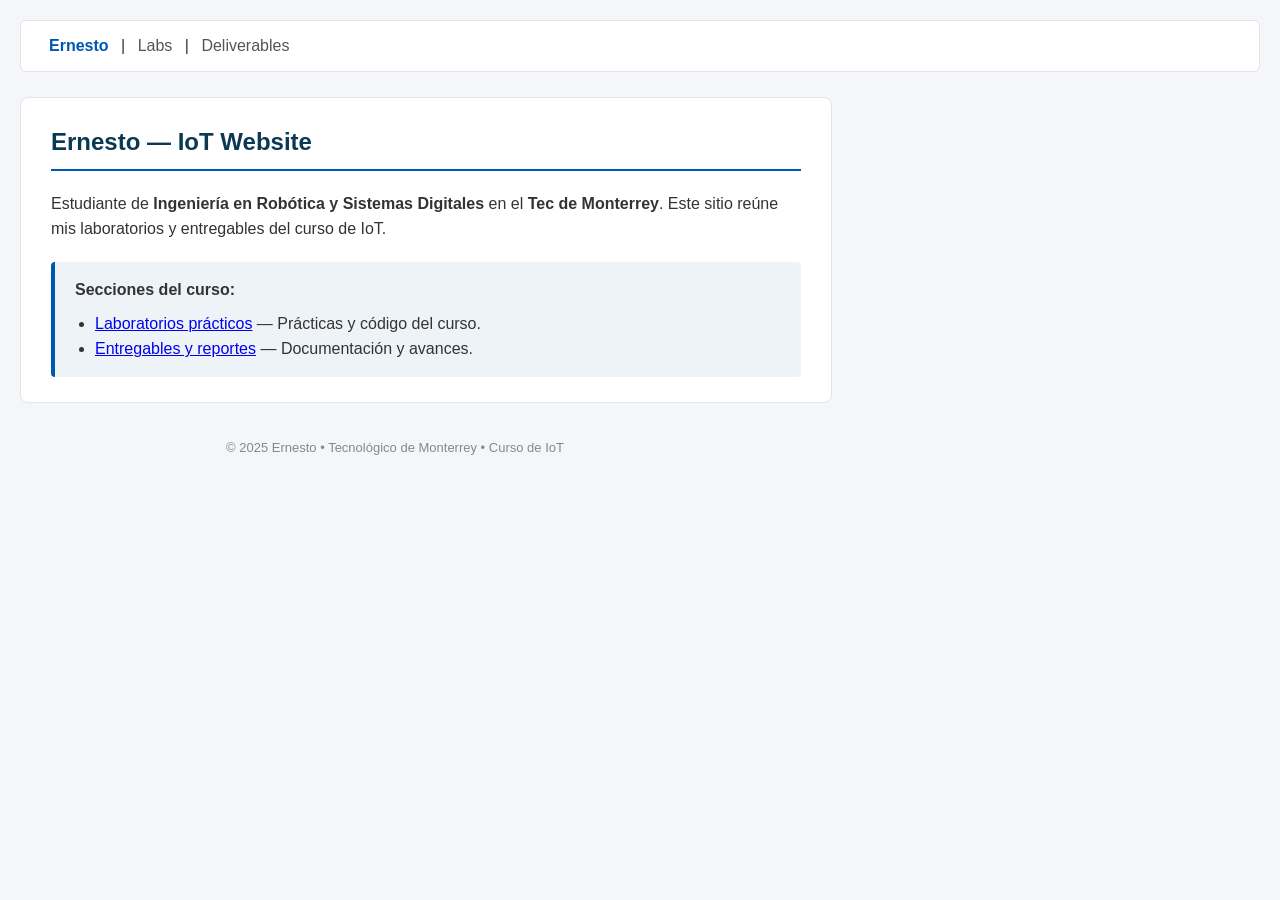
<file: index.html>
<!DOCTYPE html>
<html lang="es">
<head>
    <meta charset="UTF-8">
    <meta name="viewport" content="width=device-width, initial-scale=1.0">
    <title>Ernesto — IoT Website</title>
    <link rel="stylesheet" href="style.css">
</head>
<body>

    <nav>
        <a href="index.html" class="active">Ernesto</a> |
        <a href="Labs.html">Labs</a> |
        <a href="Deliverables/index.html">Deliverables</a>
    </nav>

    <section>
        <h2>Ernesto — IoT Website</h2>
        <p>
            Estudiante de <strong>Ingeniería en Robótica y Sistemas Digitales</strong> en el <strong>Tec de Monterrey</strong>. Este sitio reúne mis laboratorios y entregables del curso de IoT.
        </p>

        <div class="info-box">
            <h3>Secciones del curso:</h3>
            <ul>
                <li><a href="Labs.html">Laboratorios prácticos</a> — Prácticas y código del curso.</li>
                <li><a href="Deliverables/index.html">Entregables y reportes</a> — Documentación y avances.</li>
            </ul>
        </div>
    </section>

    <footer>
        <p>© 2025 Ernesto • Tecnológico de Monterrey • Curso de IoT</p>
    </footer>

</body>
</html>
</file>
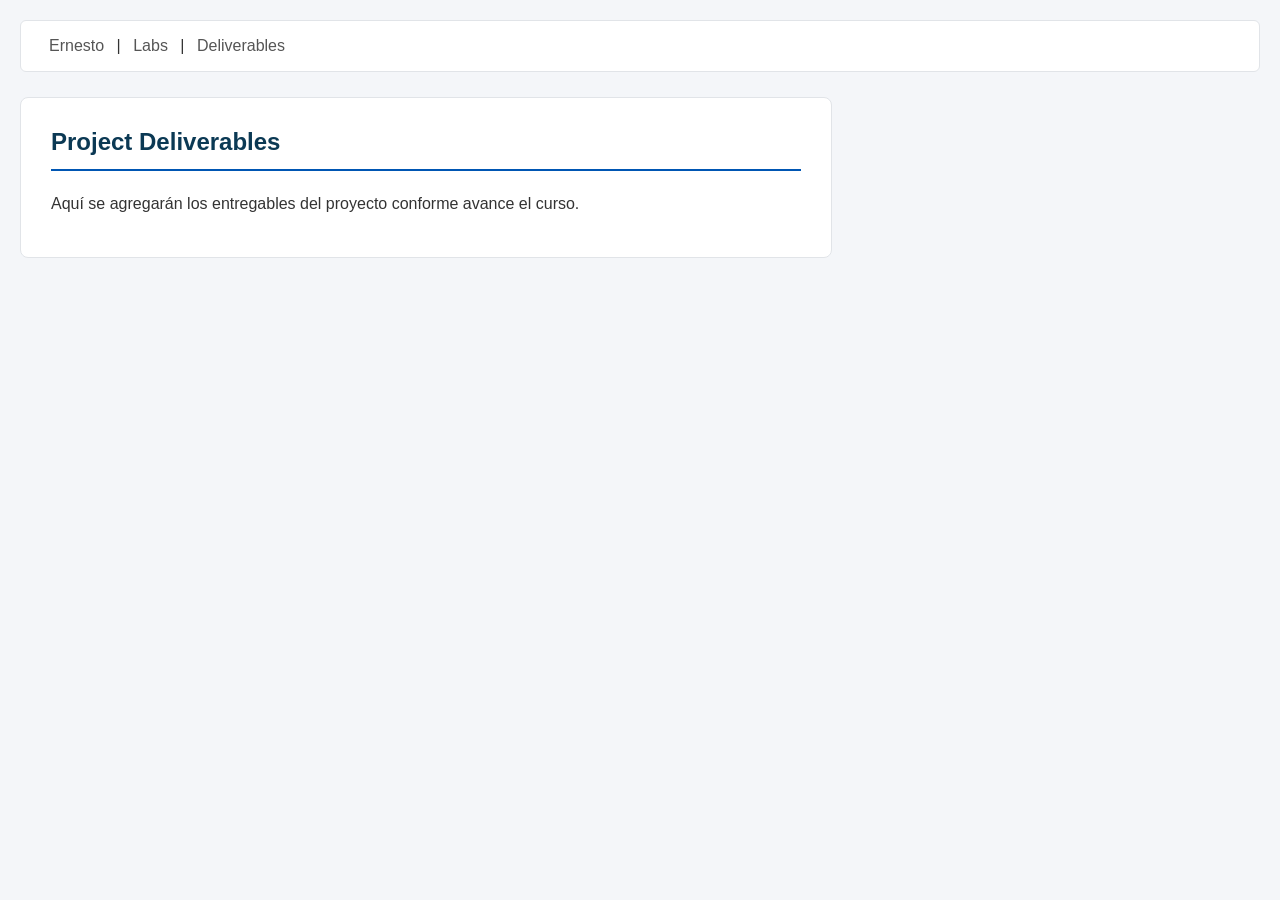
<file: Deliverables/index.html>
<!DOCTYPE html>
<html lang="es">
<head>
    <meta charset="UTF-8">
    <meta name="viewport" content="width=device-width, initial-scale=1.0">
    <title>Project Deliverables</title>
    <link rel="stylesheet" href="../style.css">
</head>
<body>

    <nav>
        <a href="../index.html">Ernesto</a> |
        <a href="../Labs.html">Labs</a> |
        <a href="./index.html">Deliverables</a>
    </nav>

    <section>
        <h2>Project Deliverables</h2>
        <p>Aquí se agregarán los entregables del proyecto conforme avance el curso.</p>
    </section>

</body>
</html>
</file>
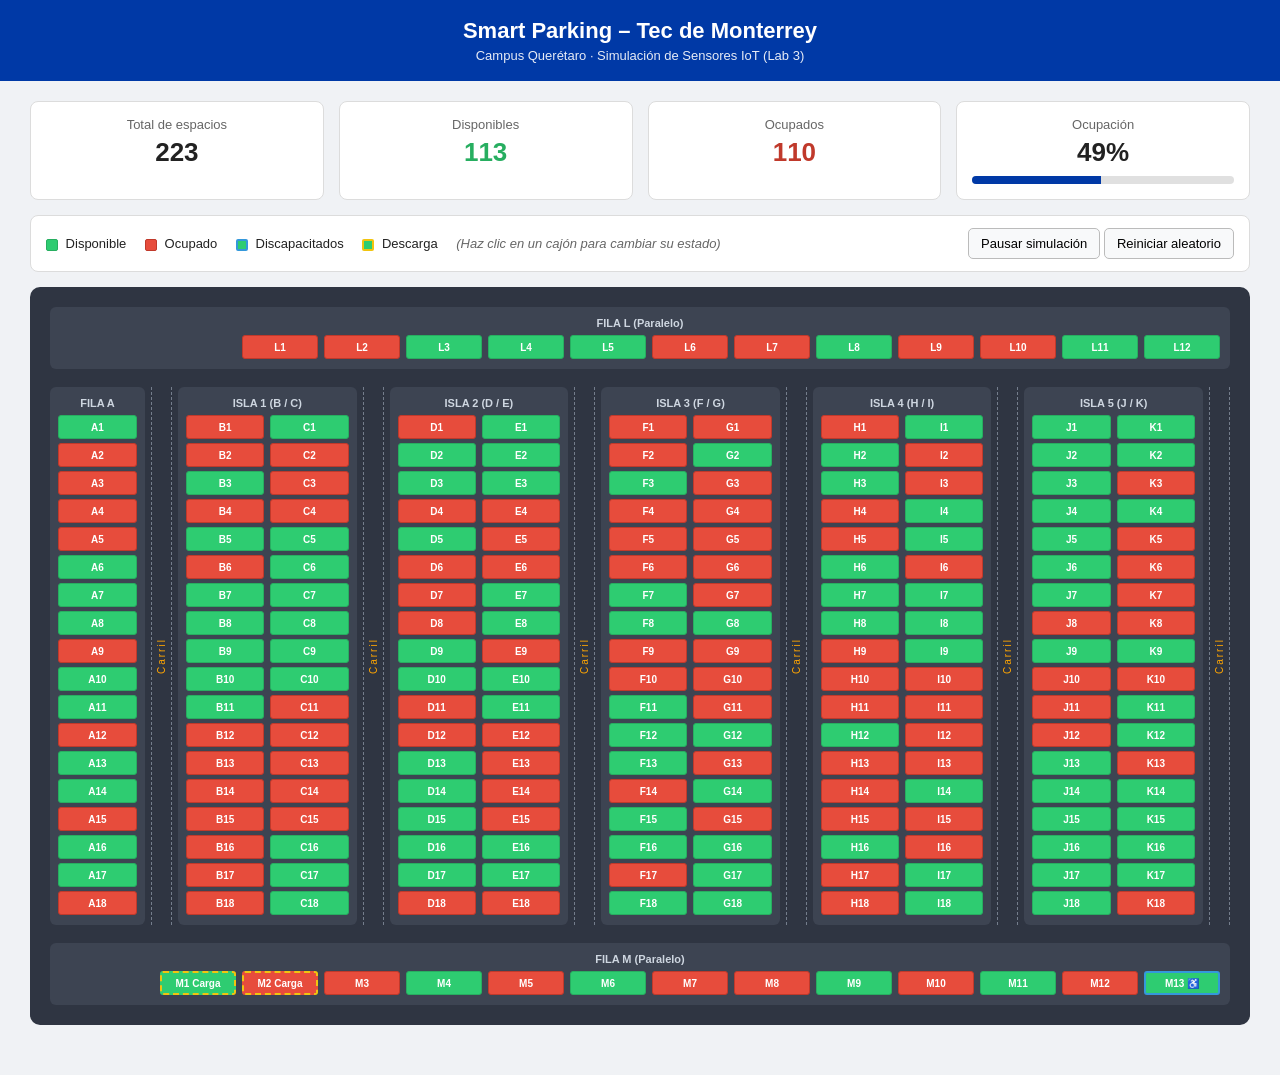
<file: Labs/Lab3/index.html>
<!DOCTYPE html>
<html lang="es">
<head>
    <meta charset="UTF-8">
    <meta name="viewport" content="width=device-width, initial-scale=1.0">
    <title>Smart Parking - Tec de Monterrey</title>
    <link rel="stylesheet" href="styles.css">
</head>
<body>

    <header>
        <h1>Smart Parking – Tec de Monterrey</h1>
        <p>Campus Querétaro · Simulación de Sensores IoT (Lab 3)</p>
    </header>

    <main>
        <!-- Dashboard de control -->
        <section class="dashboard">
            <div class="tarjeta">
                <span>Total de espacios</span>
                <strong id="total">0</strong>
            </div>
            <div class="tarjeta">
                <span>Disponibles</span>
                <strong id="disponibles" class="texto-verde">0</strong>
            </div>
            <div class="tarjeta">
                <span>Ocupados</span>
                <strong id="ocupados" class="texto-rojo">0</strong>
            </div>
            <div class="tarjeta">
                <span>Ocupación</span>
                <strong id="porcentaje">0%</strong>
                <div class="barra-fondo">
                    <div id="barra-progreso"></div>
                </div>
            </div>
        </section>

        <!-- Controles y leyenda -->
        <section class="barra-herramientas">
            <div class="leyenda">
                <span><i class="cuadro libre"></i> Disponible</span>
                <span><i class="cuadro ocupado"></i> Ocupado</span>
                <span><i class="cuadro borde-azul"></i> Discapacitados</span>
                <span><i class="cuadro borde-amarillo"></i> Descarga</span>
                <span class="nota">(Haz clic en un cajón para cambiar su estado)</span>
             </div>
            <div class="botones">
                <button id="btn-pausar" onclick="toggleSimulacion()">Pausar simulación</button>
                <button onclick="reiniciar()">Reiniciar aleatorio</button>
            </div>
        </section>

        <!-- Mapa del estacionamiento (referencia visual Campus Qro) -->
        <section class="contenedor-mapa">
            <div class="estacionamiento">
                
                <!-- Fila superior en paralelo -->
                <div class="seccion-horizontal">
                    <span class="etiqueta-fila">FILA L (Paralelo)</span>
                    <div id="fila-L" class="grid-horizontal"></div>
                </div>

                <!-- Sección central: Fila A + 5 Islas dobles -->
                <div class="seccion-central">
                    <div class="bloque">
                        <span class="etiqueta-fila">FILA A</span>
                        <div id="fila-A" class="columna"></div>
                    </div>

                    <div class="pasillo">Carril</div>

                    <div class="isla">
                        <span class="etiqueta-fila">ISLA 1 (B / C)</span>
                        <div class="doble-columna">
                            <div id="fila-B" class="columna"></div>
                            <div id="fila-C" class="columna"></div>
                        </div>
                    </div>

                    <div class="pasillo">
                     Carril 
                    </div>

                    <div class="isla">
                        <span class="etiqueta-fila">ISLA 2 (D / E)</span>
                        <div class="doble-columna">
                            <div id="fila-D" class="columna"></div>
                            <div id="fila-E" class="columna"></div>
                        </div>
                    </div>

                    <div class="pasillo">Carril</div>

                    <div class="isla">
                        <span class="etiqueta-fila">ISLA 3 (F / G)</span>
                        <div class="doble-columna">
                            <div id="fila-F" class="columna"></div>
                            <div id="fila-G" class="columna"></div>
                        </div>
                    </div>

                    <div class="pasillo">Carril</div>
                        

                    <div class="isla">
                        <span class="etiqueta-fila">ISLA 4 (H / I)</span>
                        <div class="doble-columna">
                            <div id="fila-H" class="columna"></div>
                            <div id="fila-I" class="columna"></div>
                        </div>
                    </div>

                    <div class="pasillo">Carril</div>

                    <div class="isla">
                        <span class="etiqueta-fila">ISLA 5 (J / K)</span>
                        <div class="doble-columna">
                            <div id="fila-J" class="columna"></div>
                            <div id="fila-K" class="columna"></div>
                        </div>
                    </div>
                    <div class="pasillo">Carril</div>
                </div>

                

                <!-- Fila inferior en paralelo -->
                <div class="seccion-horizontal">
                    <span class="etiqueta-fila">FILA M (Paralelo)</span>
                    <div id="fila-M" class="grid-horizontal"></div>
                </div>

            </div>
        </section>
    </main>

    <script src="script.js"></script>
</body>
</html>
</file>
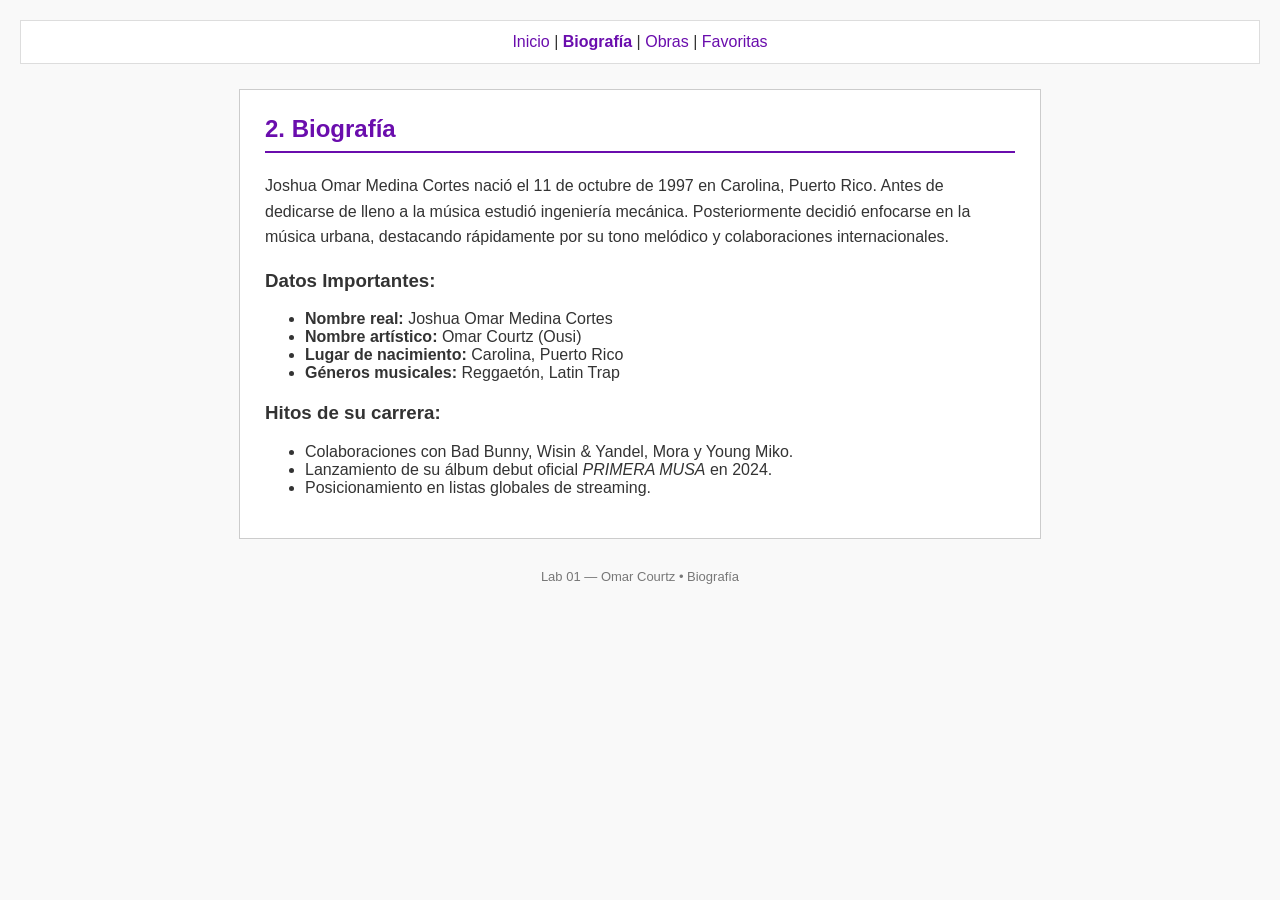
<file: Labs/Lab1/biografia.html>
<!DOCTYPE html>
<html lang="es">
<head>
    <meta charset="UTF-8">
    <meta name="viewport" content="width=device-width, initial-scale=1.0">
    <title>Lab 01 — Biografía</title>
</head>
<body style="font-family: Arial, sans-serif; margin: 20px; background-color: #f9f9f9; color: #333333;">

    <!-- Navegación común -->
    <nav style="text-align: center; margin-bottom: 25px; padding: 12px; background-color: #ffffff; border: 1px solid #dddddd;">
        <a href="index.html" style="color: #6a0dad; text-decoration: none;">Inicio</a> |
        <a href="biografia.html" style="color: #6a0dad; text-decoration: none; font-weight: bold;">Biografía</a> |
        <a href="obras.html" style="color: #6a0dad; text-decoration: none;">Obras</a> |
        <a href="favoritas.html" style="color: #6a0dad; text-decoration: none;">Favoritas</a>
    </nav>

    <!-- Contenido: 2. Biografía -->
    <section style="background-color: #ffffff; border: 1px solid #cccccc; padding: 25px; max-width: 750px; margin: 0 auto;">
        <h2 style="color: #6a0dad; border-bottom: 2px solid #6a0dad; padding-bottom: 8px; margin-top: 0;">2. Biografía</h2>
        <p style="line-height: 1.6;">
            Joshua Omar Medina Cortes nació el 11 de octubre de 1997 en Carolina, Puerto Rico. Antes de dedicarse de lleno a la música estudió ingeniería mecánica. Posteriormente decidió enfocarse en la música urbana, destacando rápidamente por su tono melódico y colaboraciones internacionales.
        </p>
        
        <h3 style="color: #333333; margin-top: 20px;">Datos Importantes:</h3>
        <ul>
            <li><strong>Nombre real:</strong> Joshua Omar Medina Cortes</li>
            <li><strong>Nombre artístico:</strong> Omar Courtz (Ousi)</li>
            <li><strong>Lugar de nacimiento:</strong> Carolina, Puerto Rico</li>
            <li><strong>Géneros musicales:</strong> Reggaetón, Latin Trap</li>
        </ul>

        <h3 style="color: #333333; margin-top: 20px;">Hitos de su carrera:</h3>
        <ul>
            <li>Colaboraciones con Bad Bunny, Wisin &amp; Yandel, Mora y Young Miko.</li>
            <li>Lanzamiento de su álbum debut oficial <em>PRIMERA MUSA</em> en 2024.</li>
            <li>Posicionamiento en listas globales de streaming.</li>
        </ul>
    </section>

    <footer style="text-align: center; margin-top: 30px; font-size: 13px; color: #777777;">
        <p>Lab 01 — Omar Courtz • Biografía</p>
    </footer>

</body>
</html>
</file>
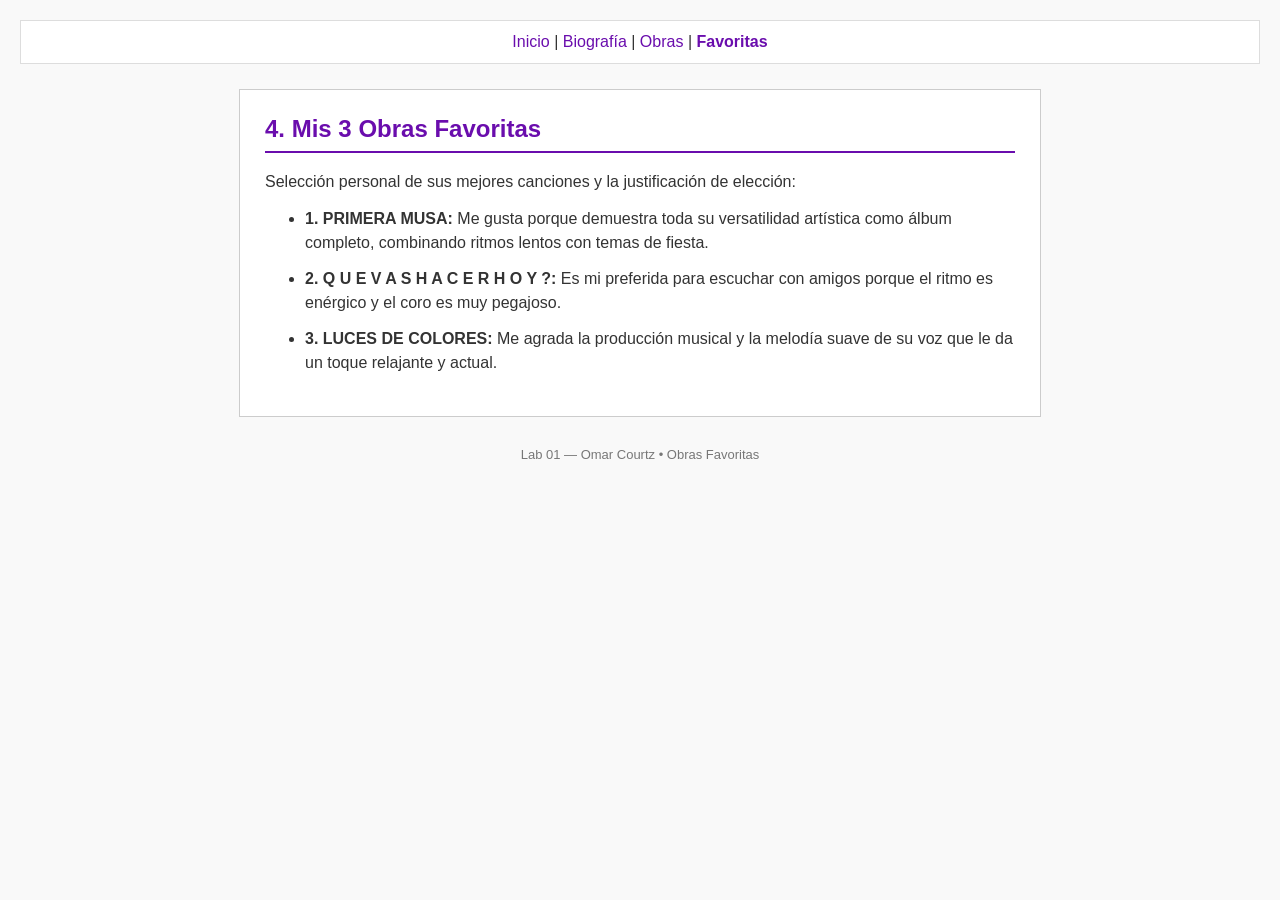
<file: Labs/Lab1/favoritas.html>
<!DOCTYPE html>
<html lang="es">
<head>
    <meta charset="UTF-8">
    <meta name="viewport" content="width=device-width, initial-scale=1.0">
    <title>Lab 01 — Favoritas</title>
</head>
<body style="font-family: Arial, sans-serif; margin: 20px; background-color: #f9f9f9; color: #333333;">

    <!-- Navegación común -->
    <nav style="text-align: center; margin-bottom: 25px; padding: 12px; background-color: #ffffff; border: 1px solid #dddddd;">
        <a href="index.html" style="color: #6a0dad; text-decoration: none;">Inicio</a> |
        <a href="biografia.html" style="color: #6a0dad; text-decoration: none;">Biografía</a> |
        <a href="obras.html" style="color: #6a0dad; text-decoration: none;">Obras</a> |
        <a href="favoritas.html" style="color: #6a0dad; text-decoration: none; font-weight: bold;">Favoritas</a>
    </nav>

    <!-- Contenido: 4. Favoritas -->
    <section style="background-color: #ffffff; border: 1px solid #cccccc; padding: 25px; max-width: 750px; margin: 0 auto;">
        <h2 style="color: #6a0dad; border-bottom: 2px solid #6a0dad; padding-bottom: 8px; margin-top: 0;">4. Mis 3 Obras Favoritas</h2>
        <p>Selección personal de sus mejores canciones y la justificación de elección:</p>
        
        <ul>
            <li style="margin-bottom: 12px; line-height: 1.5;">
                <strong>1. PRIMERA MUSA:</strong> Me gusta porque demuestra toda su versatilidad artística como álbum completo, combinando ritmos lentos con temas de fiesta.
            </li>
            <li style="margin-bottom: 12px; line-height: 1.5;">
                <strong>2. Q U E V A S H A C E R H O Y ?:</strong> Es mi preferida para escuchar con amigos porque el ritmo es enérgico y el coro es muy pegajoso.
            </li>
            <li style="margin-bottom: 12px; line-height: 1.5;">
                <strong>3. LUCES DE COLORES:</strong> Me agrada la producción musical y la melodía suave de su voz que le da un toque relajante y actual.
            </li>
        </ul>
    </section>

    <footer style="text-align: center; margin-top: 30px; font-size: 13px; color: #777777;">
        <p>Lab 01 — Omar Courtz • Obras Favoritas</p>
    </footer>

</body>
</html>
</file>
<file: style.css>
body {
    font-family: Arial, sans-serif;
    margin: 0;
    padding: 20px;
    background-color: #f4f6f9;
    color: #333333;
    line-height: 1.6;
}

/* Barra de navegación */
nav {
    background-color: #ffffff;
    padding: 12px 20px;
    border: 1px solid #e1e4e8;
    border-radius: 6px;
    margin-bottom: 25px;
}

nav a {
    color: #555555;
    text-decoration: none;
    margin: 0 8px;
}

nav a.active {
    color: #0056b3;
    font-weight: bold;
}

/* Contenido principal */
section {
    background-color: #ffffff;
    border: 1px solid #e1e4e8;
    border-radius: 8px;
    padding: 25px 30px;
    max-width: 750px;
}

h2 {
    color: #0b3954;
    margin-top: 0;
    border-bottom: 2px solid #0056b3;
    padding-bottom: 8px;
}

.info-box {
    margin-top: 20px;
    background-color: #eef3f8;
    padding: 15px 20px;
    border-left: 4px solid #0056b3;
    border-radius: 4px;
}

.info-box h3 {
    margin: 0 0 8px 0;
    font-size: 16px;
}

.info-box ul {
    margin: 0;
    padding-left: 20px;
}

footer {
    margin-top: 35px;
    font-size: 13px;
    color: #888888;
    text-align: center;
    max-width: 750px;
}
</file>
<file: Labs/Lab3/styles.css>
* {
    box-sizing: border-box;
    margin: 0;
    padding: 0;
}

body {
    font-family: Arial, Helvetica, sans-serif;
    background-color: #f0f2f5;
    color: #222;
    padding-bottom: 30px;
}

header {
    background-color: #0039a6; /* Azul Tec */
    color: white;
    text-align: center;
    padding: 18px;
}

header h1 {
    font-size: 22px;
    margin-bottom: 4px;
}

header p {
    font-size: 13px;
    opacity: 0.9;
}

main {
    max-width: 1250px;
    margin: 20px auto;
    padding: 0 15px;
}

/* Dashboard */
.dashboard {
    display: grid;
    grid-template-columns: repeat(4, 1fr);
    gap: 15px;
    margin-bottom: 15px;
}

.tarjeta {
    background: white;
    padding: 15px;
    border-radius: 8px;
    border: 1px solid #dcdcdc;
    text-align: center;
}

.tarjeta span {
    display: block;
    font-size: 13px;
    color: #666;
    margin-bottom: 5px;
}

.tarjeta strong {
    font-size: 26px;
}

.texto-verde { color: #27ae60; }
.texto-rojo { color: #c0392b; }

.barra-fondo {
    width: 100%;
    height: 8px;
    background-color: #e0e0e0;
    border-radius: 4px;
    margin-top: 8px;
    overflow: hidden;
}

#barra-progreso {
    height: 100%;
    width: 0%;
    background-color: #0039a6;
    transition: width 0.3s;
}

/* Barra de leyenda y botones */
.barra-herramientas {
    background: white;
    padding: 12px 15px;
    border-radius: 8px;
    border: 1px solid #dcdcdc;
    display: flex;
    justify-content: space-between;
    align-items: center;
    flex-wrap: wrap;
    gap: 10px;
    margin-bottom: 15px;
    font-size: 13px;
}

.leyenda span {
    margin-right: 15px;
}

.cuadro {
    display: inline-block;
    width: 12px;
    height: 12px;
    border-radius: 2px;
    vertical-align: middle;
    margin-right: 4px;
}

.nota {
    color: #666;
    font-style: italic;
}

.botones button {
    padding: 7px 12px;
    border: 1px solid #bbb;
    background-color: #f8f9fa;
    border-radius: 5px;
    cursor: pointer;
    font-size: 13px;
}

.botones button:hover {
    background-color: #e2e6ea;
}

/* Estacionamiento */
.contenedor-mapa {
    overflow-x: auto;
}

.estacionamiento {
    min-width: 1120px;    
    background-color: #2f3542; 
    padding: 20px;
    border-radius: 10px;
    color: white;
}

.etiqueta-fila {
    display: block;
    font-size: 11px;
    color: #ced6e0;
    text-align: center;
    margin-bottom: 6px;
    font-weight: bold;
}

.seccion-horizontal {
    background-color: #3d4452;
    padding: 10px;
    border-radius: 6px;
}

.grid-horizontal {
    display: flex;
    justify-content: flex-end;
    gap: 6px;
}
.grid-horizontal .cajon {
    width: 76px;
}

.seccion-central {
    display: flex;
    justify-content: space-between;
    align-items: stretch;
    margin: 18px 0;
    gap: 6px;
}

.bloque, .isla {
    background-color: #3d4452;
    padding: 10px 8px;
    border-radius: 6px;
    flex: 1;
}

.bloque {
    max-width: 95px;
}

.doble-columna {
    display: grid;
    grid-template-columns: 1fr 1fr;
    gap: 6px;
}

.columna {
    display: flex;
    flex-direction: column;
    gap: 4px;
}

.pasillo {
    display: flex;
    align-items: center;
    justify-content: center;
    writing-mode: vertical-rl;
    transform: rotate(180deg);
    font-size: 10px;
    letter-spacing: 2px;
    color: #ffa502;
    border-left: 1px dashed #747d8c;
    border-right: 1px dashed #747d8c;
    padding: 0 4px;
}

/* Cajones */
.cajon {
    height: 24px;
    border-radius: 3px;
    font-size: 10px;
    font-weight: bold;
    color: white;
    display: flex;
    align-items: center;
    justify-content: center;
    cursor: pointer;
    user-select: none;
}

.cajon:hover {
    opacity: 0.85;
}

.libre {
    background-color: #2ecc71;
    border: 1px solid #27ae60;
}

.ocupado {
    background-color: #e74c3c;
    border: 1px solid #c0392b;
}

@media (max-width: 768px) {
    .dashboard {
        grid-template-columns: repeat(2, 1fr);
    }
}

/* Cajones especiales */
.discapacitado {
    border: 2px solid #3498db;
}

.descarga {
    border: 2px dashed #f1c40f;
}

/* Iconos  */
.borde-azul {
    background-color: #2ecc71;
    border: 2px solid #3498db;
}

.borde-amarillo {
    background-color: #2ecc71;
    border: 2px dashed #f1c40f;
}
</file>
